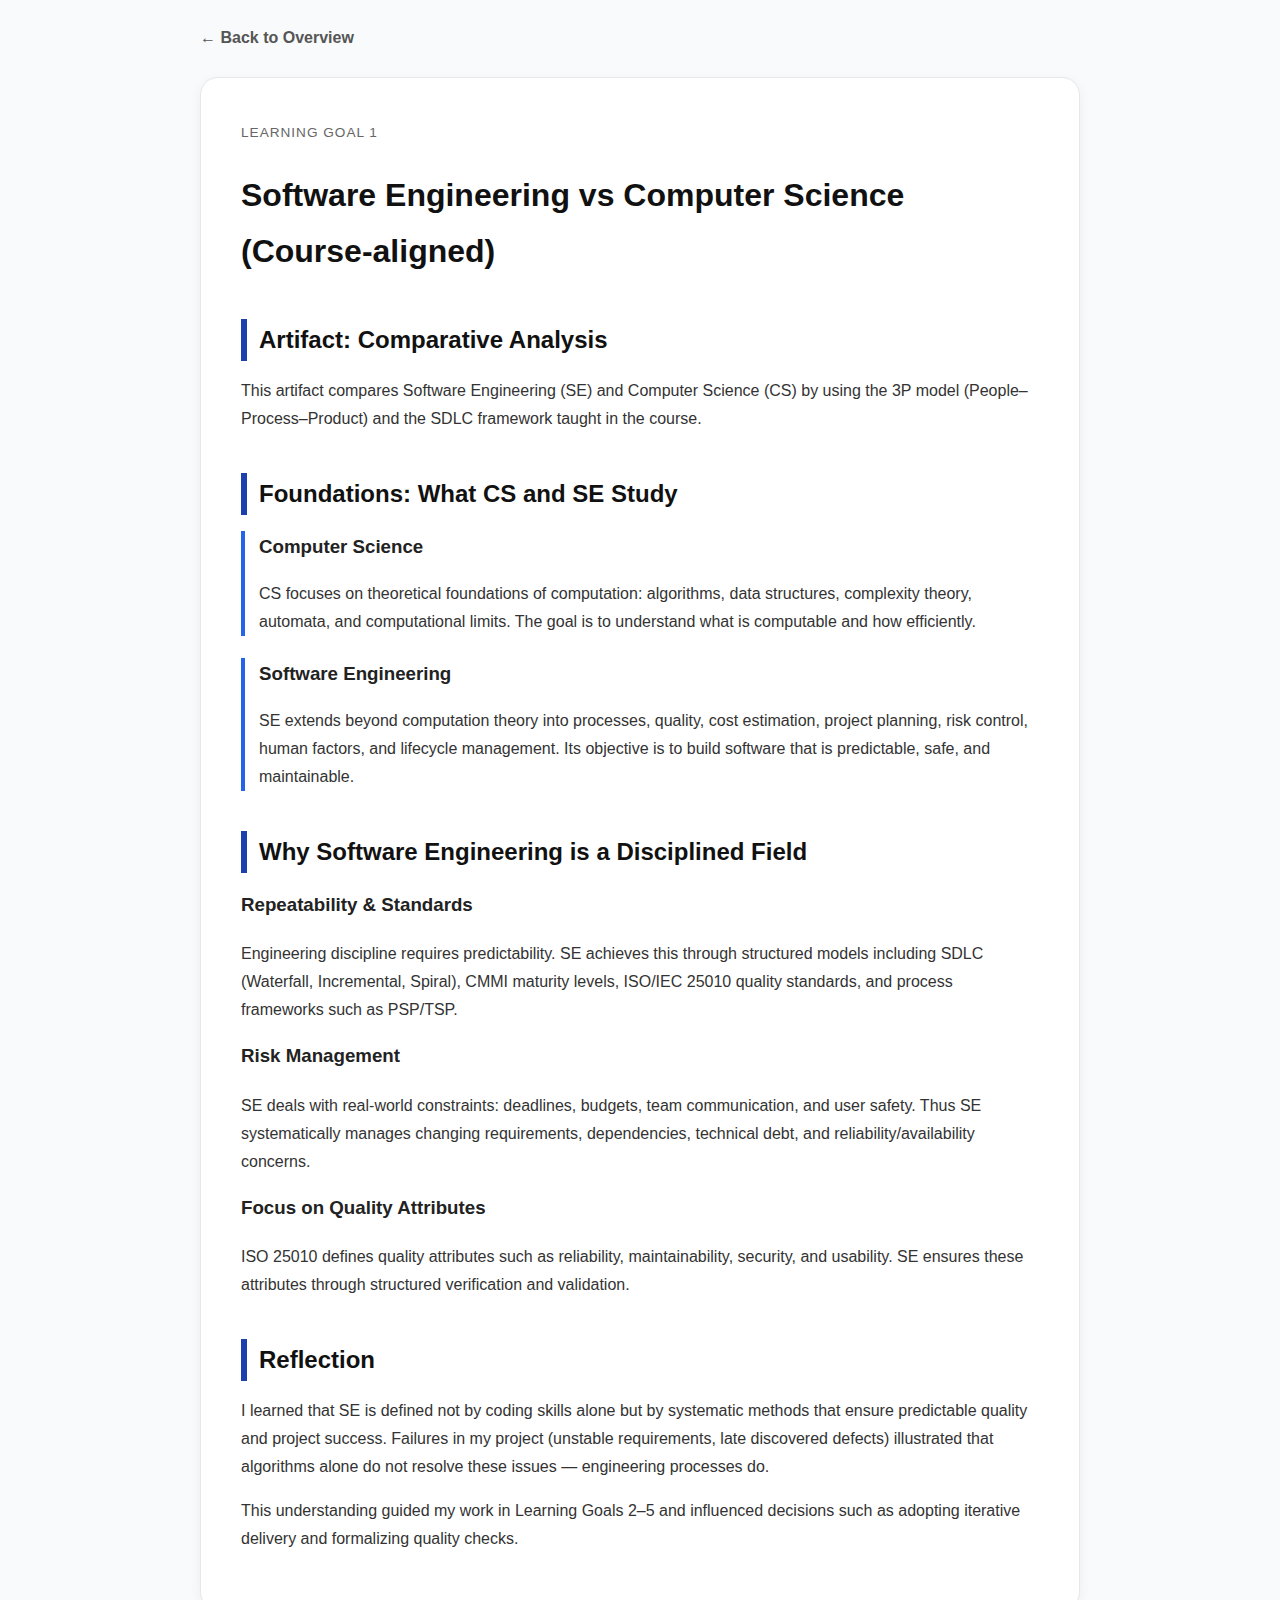
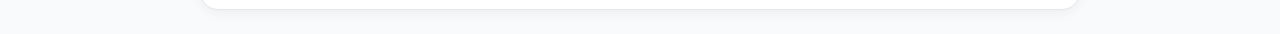
<file: goal1.html>
<!DOCTYPE html>
<html lang="en">
<head>
    <meta charset="utf-8" />
    <meta name="viewport" content="width=device-width,initial-scale=1" />
    <title>Goal 1: SE vs CS | Portfolio</title>
    <link rel="stylesheet" href="style.css">
</head>
<body>
    <div class="container">
        <nav class="breadcrumb">
            <a href="portfolio.html">&larr; Back to Overview</a>
        </nav>

        <article class="detail-content">
            <span class="goal-badge">Learning Goal 1</span>
            <h1>Software Engineering vs Computer Science (Course-aligned)</h1>

            <section>
                <h2>Artifact: Comparative Analysis</h2>
                <p>
                    This artifact compares Software Engineering (SE) and Computer Science (CS) by using the
                    3P model (People–Process–Product) and the SDLC framework taught in the course.
                </p>
            </section>

            <section>
                <h2>Foundations: What CS and SE Study</h2>

                <div class="phase-item">
                    <h3>Computer Science</h3>
                    <p>
                        CS focuses on theoretical foundations of computation: algorithms, data structures,
                        complexity theory, automata, and computational limits. The goal is to understand
                        what is computable and how efficiently.
                    </p>
                </div>

                <div class="phase-item">
                    <h3>Software Engineering</h3>
                    <p>
                        SE extends beyond computation theory into processes, quality, cost estimation,
                        project planning, risk control, human factors, and lifecycle management.
                        Its objective is to build software that is predictable, safe, and maintainable.
                    </p>
                </div>
            </section>

            <section>
                <h2>Why Software Engineering is a Disciplined Field</h2>

                <div class="challenge-section">
                    <h3>Repeatability & Standards</h3>
                    <p>
                        Engineering discipline requires predictability. SE achieves this through structured
                        models including SDLC (Waterfall, Incremental, Spiral), CMMI maturity levels,
                        ISO/IEC 25010 quality standards, and process frameworks such as PSP/TSP.
                    </p>
                </div>

                <div class="challenge-section">
                    <h3>Risk Management</h3>
                    <p>
                        SE deals with real-world constraints: deadlines, budgets, team communication, and user safety.
                        Thus SE systematically manages changing requirements, dependencies, technical debt,
                        and reliability/availability concerns.
                    </p>
                </div>

                <div class="challenge-section">
                    <h3>Focus on Quality Attributes</h3>
                    <p>
                        ISO 25010 defines quality attributes such as reliability, maintainability, security,
                        and usability. SE ensures these attributes through structured verification and validation.
                    </p>
                </div>
            </section>

            <section>
                <h2>Reflection</h2>
                <p>
                    I learned that SE is defined not by coding skills alone but by systematic methods that ensure
                    predictable quality and project success. Failures in my project (unstable requirements,
                    late discovered defects) illustrated that algorithms alone do not resolve these issues —
                    engineering processes do.
                </p>
                <p>
                    This understanding guided my work in Learning Goals 2–5 and influenced decisions such as
                    adopting iterative delivery and formalizing quality checks.
                </p>
            </section>

        </article>
    </div>
</body>
</html>
</file>
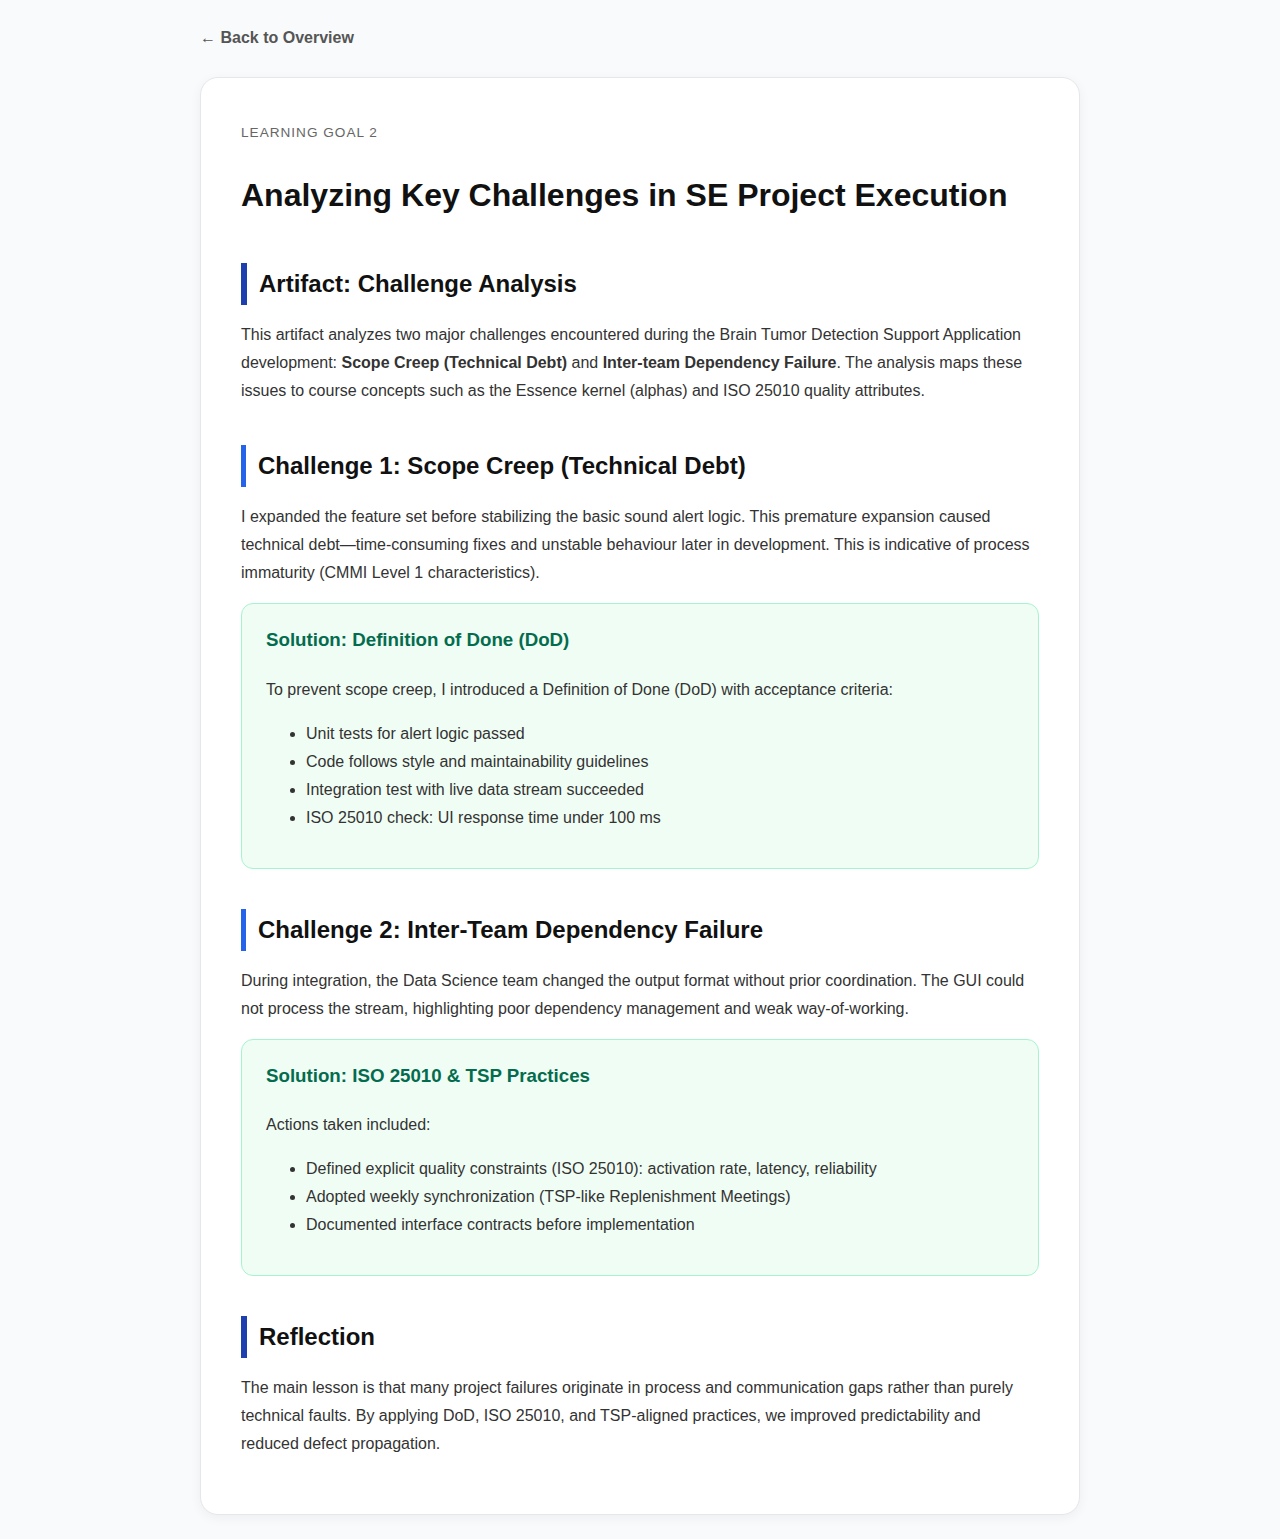
<file: goal2.html>
<!DOCTYPE html>
<html lang="en">
<head>
    <meta charset="utf-8" />
    <meta name="viewport" content="width=device-width,initial-scale=1" />
    <title>Goal 2: Challenges | Portfolio</title>
    <link rel="stylesheet" href="style.css">
</head>
<body>
    <div class="container">
        <nav class="breadcrumb">
            <a href="index.html">&larr; Back to Overview</a>
        </nav>

        <article class="detail-content">
            <span class="goal-badge">Learning Goal 2</span>
            <h1>Analyzing Key Challenges in SE Project Execution</h1>

            <section>
                <h2>Artifact: Challenge Analysis</h2>
                <p>
                    This artifact analyzes two major challenges encountered during the Brain Tumor Detection
                    Support Application development: <strong>Scope Creep (Technical Debt)</strong> and
                    <strong>Inter-team Dependency Failure</strong>. The analysis maps these issues to course concepts
                    such as the Essence kernel (alphas) and ISO 25010 quality attributes.
                </p>
            </section>

            <section class="challenge-section">
                <h2>Challenge 1: Scope Creep (Technical Debt)</h2>
                <p>
                    I expanded the feature set before stabilizing the basic sound alert logic. This premature expansion
                    caused technical debt—time-consuming fixes and unstable behaviour later in development. This is
                    indicative of process immaturity (CMMI Level 1 characteristics).
                </p>

                <div class="solution-box">
                    <h3>Solution: Definition of Done (DoD)</h3>
                    <p>
                        To prevent scope creep, I introduced a Definition of Done (DoD) with acceptance criteria:
                    </p>
                    <ul>
                        <li>Unit tests for alert logic passed</li>
                        <li>Code follows style and maintainability guidelines</li>
                        <li>Integration test with live data stream succeeded</li>
                        <li>ISO 25010 check: UI response time under 100 ms</li>
                    </ul>
                </div>
            </section>

            <section class="challenge-section">
                <h2>Challenge 2: Inter-Team Dependency Failure</h2>
                <p>
                    During integration, the Data Science team changed the output format without prior coordination.
                    The GUI could not process the stream, highlighting poor dependency management and weak way-of-working.
                </p>

                <div class="solution-box">
                    <h3>Solution: ISO 25010 & TSP Practices</h3>
                    <p>Actions taken included:</p>
                    <ul>
                        <li>Defined explicit quality constraints (ISO 25010): activation rate, latency, reliability</li>
                        <li>Adopted weekly synchronization (TSP-like Replenishment Meetings)</li>
                        <li>Documented interface contracts before implementation</li>
                    </ul>
                </div>
            </section>

            <section>
                <h2>Reflection</h2>
                <p>
                    The main lesson is that many project failures originate in process and communication gaps rather than purely technical faults.
                    By applying DoD, ISO 25010, and TSP-aligned practices, we improved predictability and reduced defect propagation.
                </p>
            </section>
        </article>
    </div>
</body>
</html>
</file>
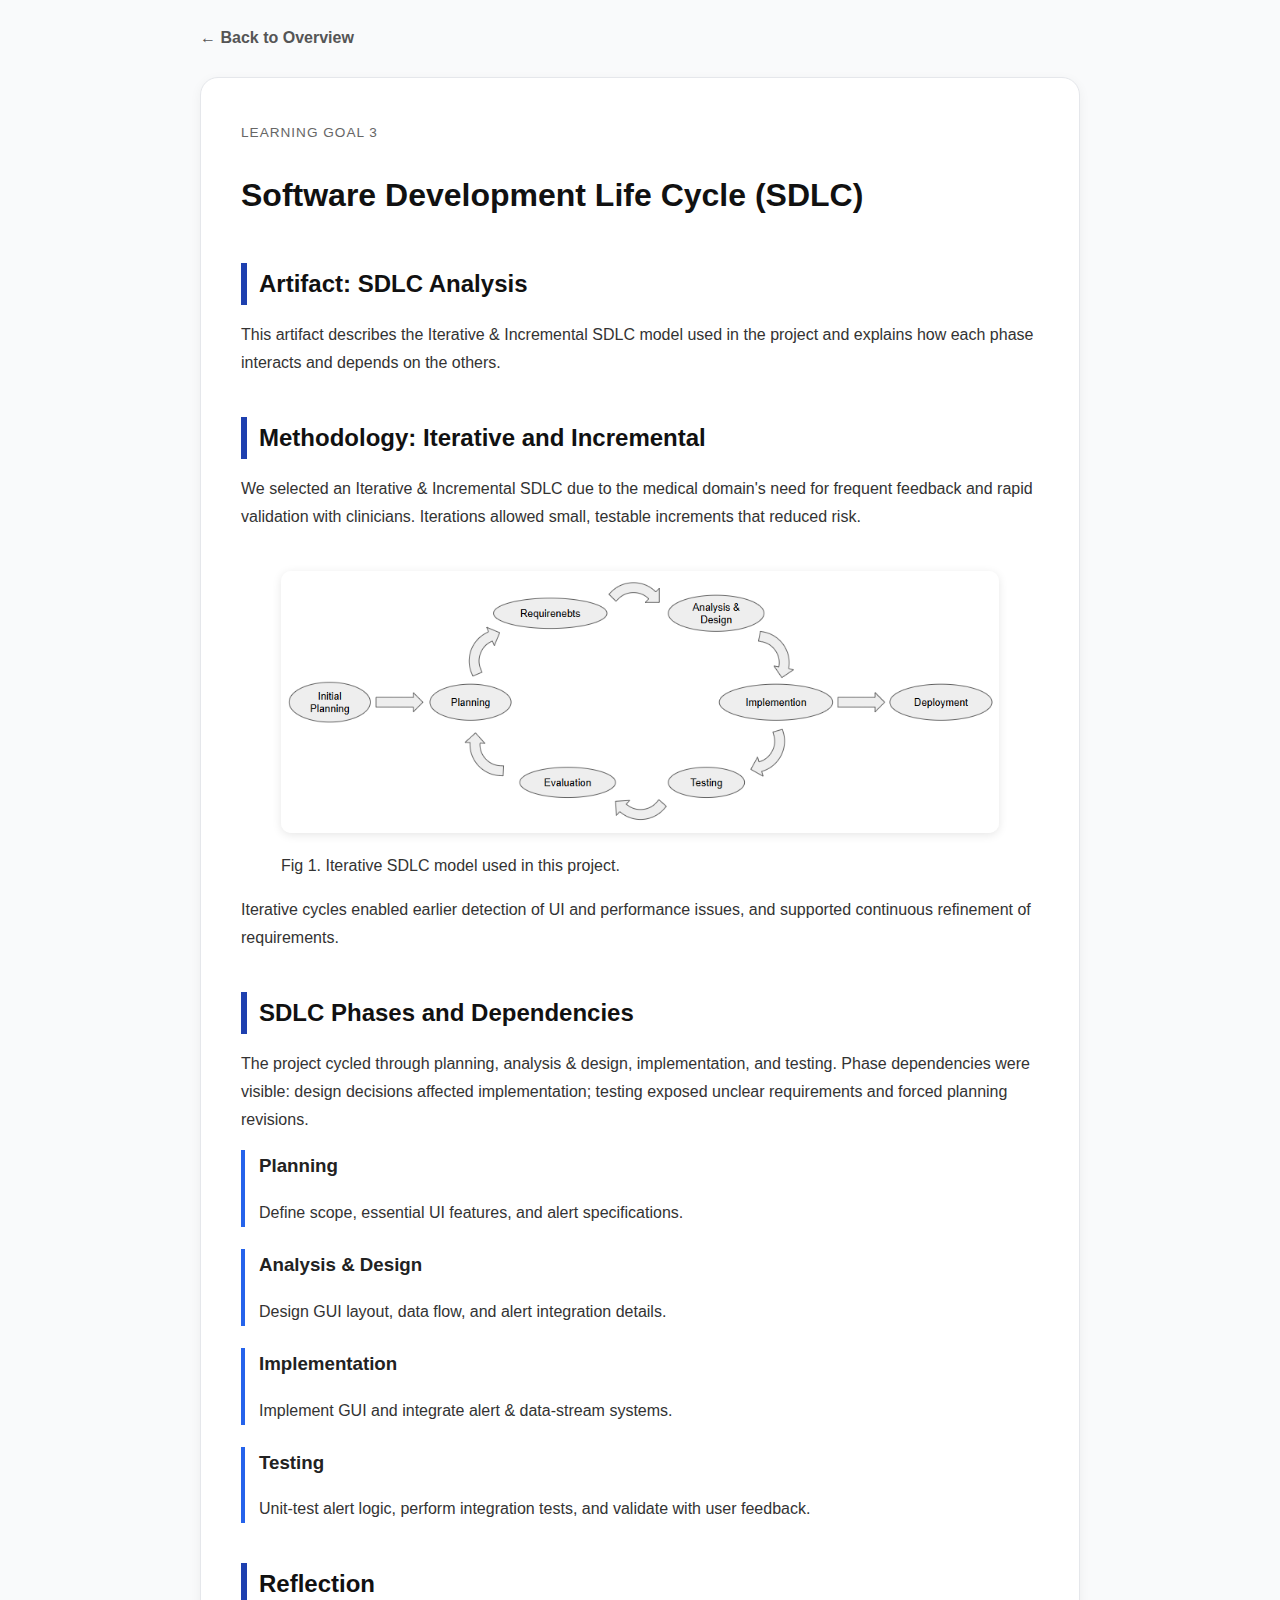
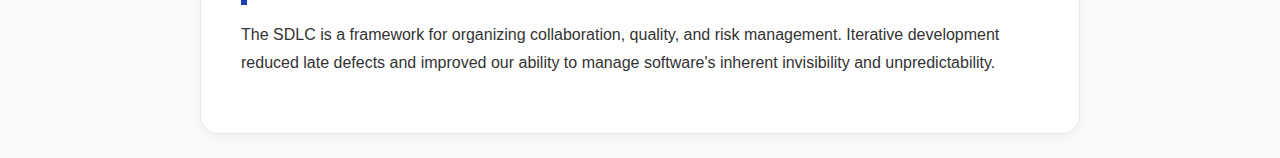
<file: goal3.html>
<!DOCTYPE html>
<html lang="en">
<head>
    <meta charset="utf-8" />
    <meta name="viewport" content="width=device-width, initial-scale=1"/>
    <title>Goal 3: SDLC | Portfolio</title>
    <link rel="stylesheet" href="style.css" />
</head>
<body>
    <div class="container">
        <nav class="breadcrumb">
            <a href="index.html">&larr; Back to Overview</a>
        </nav>

        <article class="detail-content">
            <span class="goal-badge">Learning Goal 3</span>
            <h1>Software Development Life Cycle (SDLC)</h1>

            <section>
                <h2>Artifact: SDLC Analysis</h2>
                <p>
                    This artifact describes the Iterative & Incremental SDLC model used in the project and explains how
                    each phase interacts and depends on the others.
                </p>
            </section>

            <section>
                <h2>Methodology: Iterative and Incremental</h2>
                <p>
                    We selected an Iterative & Incremental SDLC due to the medical domain's need for frequent feedback and
                    rapid validation with clinicians. Iterations allowed small, testable increments that reduced risk.
                </p>

                <figure>
                    <img src="sdlc-cycle.png" alt="Iterative SDLC Cycle Diagram" class="content-image" />
                    <figcaption>Fig 1. Iterative SDLC model used in this project.</figcaption>
                </figure>

                <p>
                    Iterative cycles enabled earlier detection of UI and performance issues, and supported continuous
                    refinement of requirements.
                </p>
            </section>

            <section>
                <h2>SDLC Phases and Dependencies</h2>
                <p>
                    The project cycled through planning, analysis & design, implementation, and testing.
                    Phase dependencies were visible: design decisions affected implementation; testing exposed
                    unclear requirements and forced planning revisions.
                </p>

                <div class="phase-list">
                    <div class="phase-item">
                        <h3>Planning</h3>
                        <p>Define scope, essential UI features, and alert specifications.</p>
                    </div>

                    <div class="phase-item">
                        <h3>Analysis & Design</h3>
                        <p>Design GUI layout, data flow, and alert integration details.</p>
                    </div>

                    <div class="phase-item">
                        <h3>Implementation</h3>
                        <p>Implement GUI and integrate alert & data-stream systems.</p>
                    </div>

                    <div class="phase-item">
                        <h3>Testing</h3>
                        <p>Unit-test alert logic, perform integration tests, and validate with user feedback.</p>
                    </div>
                </div>
            </section>

            <section>
                <h2>Reflection</h2>
                <p>
                    The SDLC is a framework for organizing collaboration, quality, and risk management. Iterative development
                    reduced late defects and improved our ability to manage software's inherent invisibility and unpredictability.
                </p>
            </section>

        </article>
    </div>
</body>
</html>
</file>
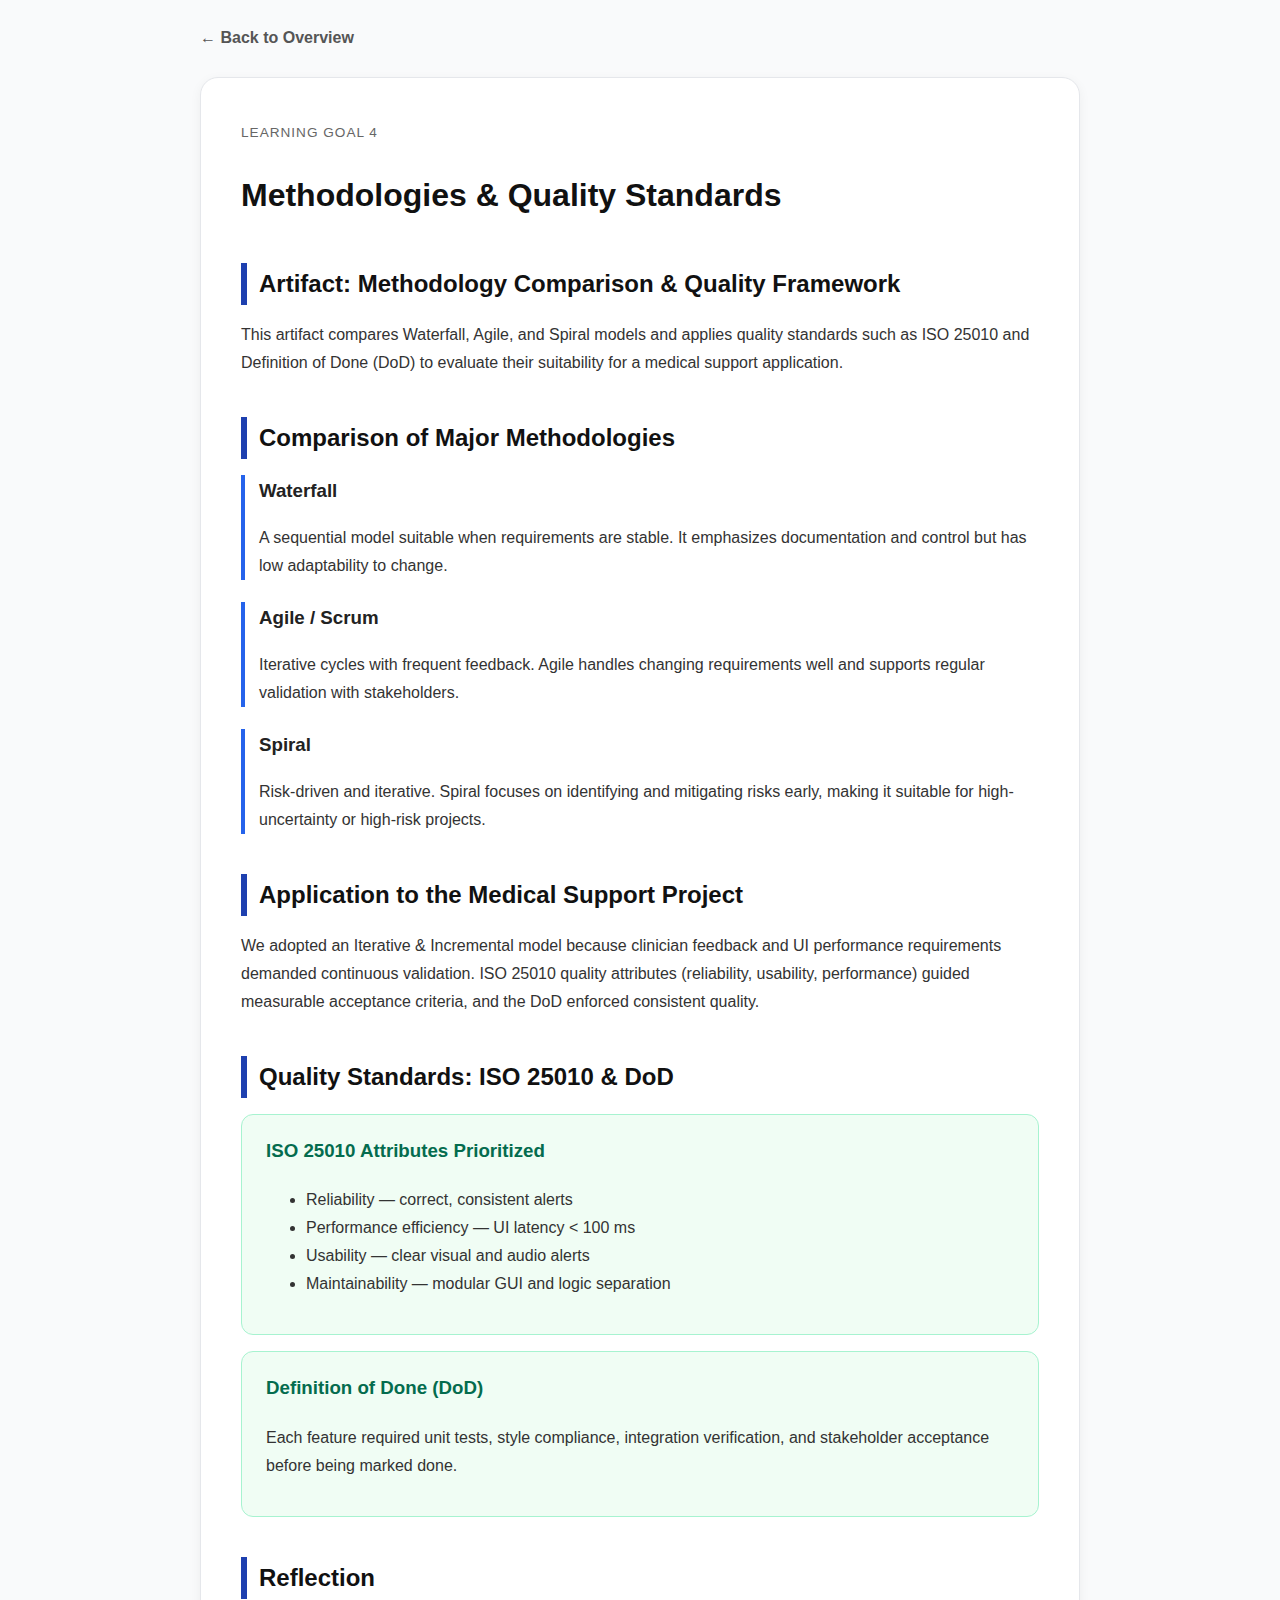
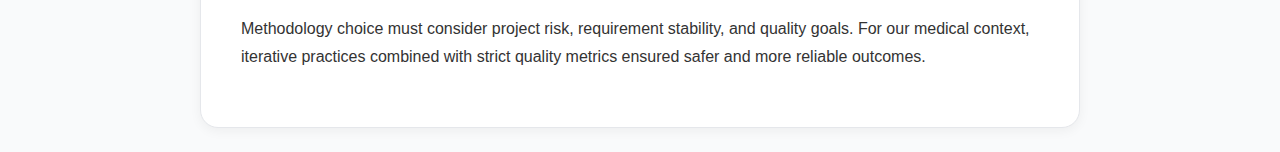
<file: goal4.html>
<!DOCTYPE html>
<html lang="en">
<head>
    <meta charset="utf-8" />
    <meta name="viewport" content="width=device-width, initial-scale=1"/>
    <title>Goal 4: Methodologies & Standards | Portfolio</title>
    <link rel="stylesheet" href="style.css" />
</head>
<body>
    <div class="container">
        <nav class="breadcrumb">
            <a href="portfolio.html">&larr; Back to Overview</a>
        </nav>

        <article class="detail-content">
            <span class="goal-badge">Learning Goal 4</span>
            <h1>Methodologies & Quality Standards</h1>

            <section>
                <h2>Artifact: Methodology Comparison & Quality Framework</h2>
                <p>
                    This artifact compares Waterfall, Agile, and Spiral models and applies quality standards such as
                    ISO 25010 and Definition of Done (DoD) to evaluate their suitability for a medical support application.
                </p>
            </section>

            <section>
                <h2>Comparison of Major Methodologies</h2>

                <div class="phase-item">
                    <h3>Waterfall</h3>
                    <p>
                        A sequential model suitable when requirements are stable. It emphasizes documentation and control
                        but has low adaptability to change.
                    </p>
                </div>

                <div class="phase-item">
                    <h3>Agile / Scrum</h3>
                    <p>
                        Iterative cycles with frequent feedback. Agile handles changing requirements well and supports
                        regular validation with stakeholders.
                    </p>
                </div>

                <div class="phase-item">
                    <h3>Spiral</h3>
                    <p>
                        Risk-driven and iterative. Spiral focuses on identifying and mitigating risks early, making it
                        suitable for high-uncertainty or high-risk projects.
                    </p>
                </div>
            </section>

            <section>
                <h2>Application to the Medical Support Project</h2>
                <p>
                    We adopted an Iterative & Incremental model because clinician feedback and UI performance requirements
                    demanded continuous validation. ISO 25010 quality attributes (reliability, usability, performance)
                    guided measurable acceptance criteria, and the DoD enforced consistent quality.
                </p>
            </section>

            <section>
                <h2>Quality Standards: ISO 25010 & DoD</h2>

                <div class="solution-box">
                    <h3>ISO 25010 Attributes Prioritized</h3>
                    <ul>
                        <li>Reliability — correct, consistent alerts</li>
                        <li>Performance efficiency — UI latency &lt; 100 ms</li>
                        <li>Usability — clear visual and audio alerts</li>
                        <li>Maintainability — modular GUI and logic separation</li>
                    </ul>
                </div>

                <div class="solution-box">
                    <h3>Definition of Done (DoD)</h3>
                    <p>
                        Each feature required unit tests, style compliance, integration verification, and stakeholder
                        acceptance before being marked done.
                    </p>
                </div>
            </section>

            <section>
                <h2>Reflection</h2>
                <p>
                    Methodology choice must consider project risk, requirement stability, and quality goals. For our
                    medical context, iterative practices combined with strict quality metrics ensured safer and more
                    reliable outcomes.
                </p>
            </section>
        </article>
    </div>
</body>
</html>
</file>
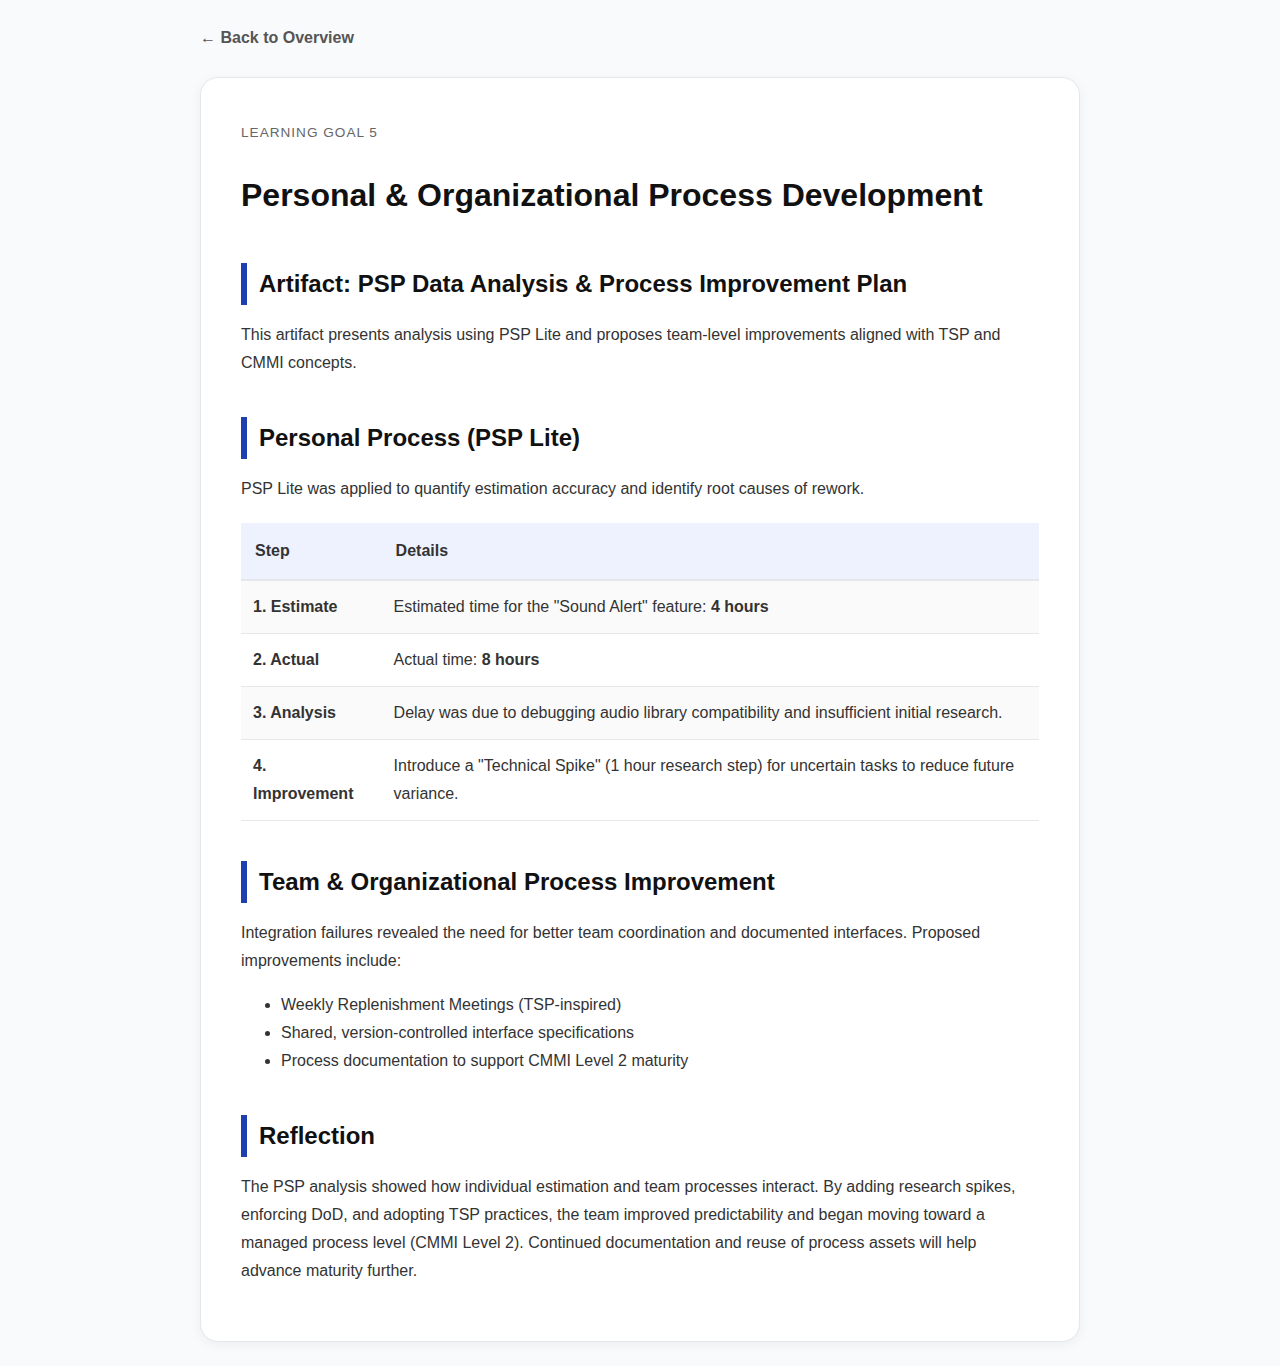
<file: goal5.html>
<!DOCTYPE html>
<html lang="en">
<head>
    <meta charset="utf-8" />
    <meta name="viewport" content="width=device-width, initial-scale=1"/>
    <title>Goal 5: Process | Portfolio</title>
    <link rel="stylesheet" href="style.css" />
</head>
<body>
    <div class="container">
        <nav class="breadcrumb">
            <a href="portfolio.html">&larr; Back to Overview</a>
        </nav>

        <article class="detail-content">
            <span class="goal-badge">Learning Goal 5</span>
            <h1>Personal & Organizational Process Development</h1>

            <section>
                <h2>Artifact: PSP Data Analysis & Process Improvement Plan</h2>
                <p>
                    This artifact presents analysis using PSP Lite and proposes team-level improvements aligned with TSP
                    and CMMI concepts.
                </p>
            </section>

            <section>
                <h2>Personal Process (PSP Lite)</h2>
                <p>
                    PSP Lite was applied to quantify estimation accuracy and identify root causes of rework.
                </p>

                <table class="data-table">
                    <tr><th>Step</th><th>Details</th></tr>
                    <tr>
                        <td><strong>1. Estimate</strong></td>
                        <td>Estimated time for the "Sound Alert" feature: <strong>4 hours</strong></td>
                    </tr>
                    <tr>
                        <td><strong>2. Actual</strong></td>
                        <td>Actual time: <strong>8 hours</strong></td>
                    </tr>
                    <tr>
                        <td><strong>3. Analysis</strong></td>
                        <td>Delay was due to debugging audio library compatibility and insufficient initial research.</td>
                    </tr>
                    <tr>
                        <td><strong>4. Improvement</strong></td>
                        <td>Introduce a "Technical Spike" (1 hour research step) for uncertain tasks to reduce future variance.</td>
                    </tr>
                </table>
            </section>

            <section>
                <h2>Team & Organizational Process Improvement</h2>
                <p>
                    Integration failures revealed the need for better team coordination and documented interfaces. Proposed
                    improvements include:
                </p>
                <ul>
                    <li>Weekly Replenishment Meetings (TSP-inspired)</li>
                    <li>Shared, version-controlled interface specifications</li>
                    <li>Process documentation to support CMMI Level 2 maturity</li>
                </ul>
            </section>

            <section>
                <h2>Reflection</h2>
                <p>
                    The PSP analysis showed how individual estimation and team processes interact. By adding research spikes,
                    enforcing DoD, and adopting TSP practices, the team improved predictability and began moving toward a
                    managed process level (CMMI Level 2). Continued documentation and reuse of process assets will help
                    advance maturity further.
                </p>
            </section>
        </article>
    </div>
</body>
</html>
</file>
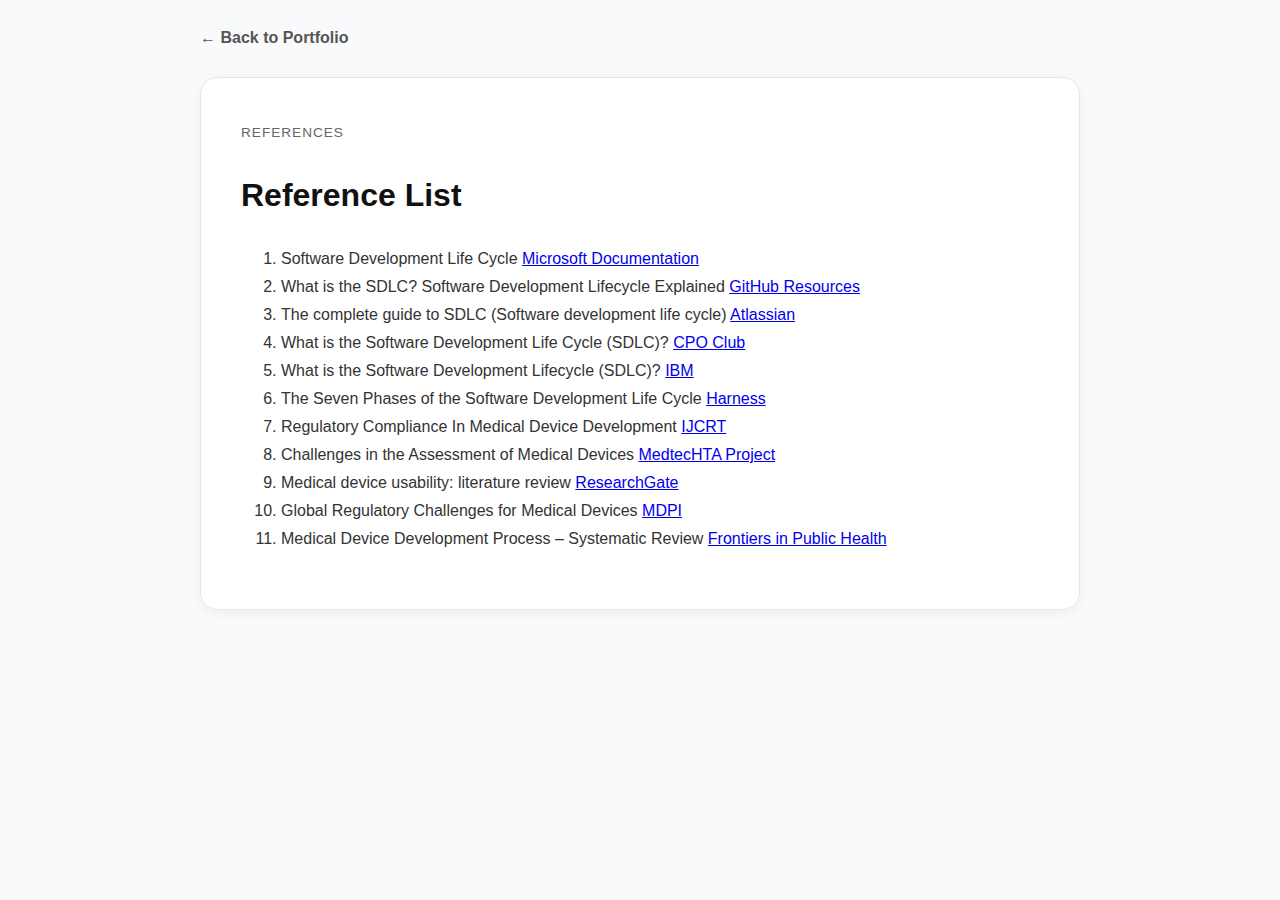
<file: references.html>
<!DOCTYPE html>
<html lang="en">
<head>
    <meta charset="utf-8" />
    <meta name="viewport" content="width=device-width,initial-scale=1" />
    <title>References | Portfolio</title>
    <link rel="stylesheet" href="style.css">
</head>
<body>
<div class="container">

    <nav class="breadcrumb">
        <a href="portfolio.html">&larr; Back to Portfolio</a>
    </nav>

    <article class="detail-content">
        <span class="goal-badge">References</span>
        <h1>Reference List</h1>

        <section>
            <ol class="reference-list">

                <li>
                    Software Development Life Cycle  
                    <a href="https://www.microsoft.com/en-us/power-platform/topics/phases-of-the-software-development-lifecycle" target="_blank">
                        Microsoft Documentation
                    </a>
                </li>

                <li>
                    What is the SDLC? Software Development Lifecycle Explained  
                    <a href="https://github.com/resources/articles/what-is-sdlc" target="_blank">
                        GitHub Resources
                    </a>
                </li>

                <li>
                    The complete guide to SDLC (Software development life cycle)  
                    <a href="https://www.atlassian.com/agile/software-development/sdlc" target="_blank">
                        Atlassian
                    </a>
                </li>

                <li>
                    What is the Software Development Life Cycle (SDLC)?  
                    <a href="https://cpoclub.com/product-development/software-development-life-cycle/" target="_blank">
                        CPO Club
                    </a>
                </li>

                <li>
                    What is the Software Development Lifecycle (SDLC)?  
                    <a href="https://www.ibm.com/think/topics/sdlc" target="_blank">
                        IBM
                    </a>
                </li>

                <li>
                    The Seven Phases of the Software Development Life Cycle  
                    <a href="https://www.harness.io/blog/software-development-life-cycle-phases" target="_blank">
                        Harness
                    </a>
                </li>

                <li>
                    Regulatory Compliance In Medical Device Development  
                    <a href="https://www.ijcrt.org/papers/IJCRT2502995.pdf" target="_blank">
                        IJCRT
                    </a>
                </li>

                <li>
                    Challenges in the Assessment of Medical Devices  
                    <a href="https://www.researchgate.net/publication/313228178_Challenges_in_the_Assessment_of_Medical_Devices_The_MedtecHTA_Project_Challenges_in_the_assessment_of_medical_devices" target="_blank">
                        MedtecHTA Project
                    </a>
                </li>

                <li>
                    Medical device usability: literature review  
                    <a href="https://www.researchgate.net/publication/339293735_Medical_device_usability_literature_review_current_status_and_challenges" target="_blank">
                        ResearchGate
                    </a>
                </li>

                <li>
                    Global Regulatory Challenges for Medical Devices  
                    <a href="https://www.mdpi.com/2076-3417/14/20/9304" target="_blank">
                        MDPI
                    </a>
                </li>

                <li>
                    Medical Device Development Process – Systematic Review  
                    <a href="https://www.frontiersin.org/journals/publichealth/articles/10.3389/fpubh.2020.00308/full" target="_blank">
                        Frontiers in Public Health
                    </a>
                </li>

            </ol>
        </section>
    </article>

</div>
</body>
</html>
</file>
<file: style.css>
/* ============================================================
   Academic Portfolio — Global Theme
   ============================================================ */

:root {
    --primary: #2563eb;
    --accent: #eef2ff;            /* 薄いブルー（学術向け） */
    --text: #333333;
    --bg: #f9fafb;
    --card-bg: #ffffff;
    --border: #e5e7eb;
    --heading-border: #1e40af;    /* 濃いブルー */
}

body {
    font-family: 'Roboto', 'Noto Sans JP', sans-serif;
    line-height: 1.75;
    color: var(--text);
    background: var(--bg);
    margin: 0;
}

/* ============================================================
   Container / Layout
   ============================================================ */

.container {
    max-width: 880px;
    margin: 0 auto;
    padding: 24px;
}

/* ============================================================
   Header (with background image if set)
   ============================================================ */

header {
    background: url("surgery.jpg") center/cover no-repeat;
    position: relative;
    text-align: center;
    padding: 70px 20px;
    margin-bottom: 40px;
    color: white;
}

/* Black overlay for readability */
header::before {
    content: "";
    position: absolute;
    inset: 0;
    background: rgba(0, 0, 0, 0.55);
}

header * {
    position: relative;
}

header h1 {
    margin: 0 0 10px 0;
    font-size: 2.3rem;
}

.role {
    color: #cfe0ff;
    font-weight: bold;
}

/* ============================================================
   Headings (Academic style)
   ============================================================ */

h1, h2, h3 {
    font-weight: 700;
    color: #111;
}

h2 {
    border-left: 6px solid var(--heading-border);
    padding-left: 12px;
    margin-top: 40px;
    margin-bottom: 16px;
    font-size: 1.5rem;
}

h3 {
    margin-top: 16px;
    color: #222;
}

/* ============================================================
   Navigation breadcrumb
   ============================================================ */

.breadcrumb {
    margin-bottom: 25px;
}

.breadcrumb a {
    text-decoration: none;
    color: #555;
    font-weight: 600;
}

.breadcrumb a:hover {
    color: var(--primary);
}

/* ============================================================
   Article content box
   ============================================================ */

.detail-content {
    background: var(--card-bg);
    padding: 40px;
    border-radius: 18px;
    border: 1px solid var(--border);
    box-shadow: 0 3px 12px rgba(0,0,0,0.05);
}

.goal-badge {
    font-size: 0.85rem;
    letter-spacing: 1px;
    text-transform: uppercase;
    color: #666;
}

/* ============================================================
   Paragraph spacing
   ============================================================ */

p {
    margin: 16px 0;
}

/* ============================================================
   Section divider for challenge sections
   ============================================================ */

.challenge-section h2 {
    border-left: 5px solid #2563eb; /* 明るい薄いブルー */
    padding-left: 12px;
    margin-left: 0;
}


/* ============================================================
   Solution / highlight box
   ============================================================ */

.solution-box {
    background: #f0fdf4;
    border: 1px solid #a7f3d0;
    margin-top: 16px;
    padding: 20px 24px;
    border-radius: 12px;
}

.solution-box h3 {
    margin-top: 0;
    color: #046c4e;
}

/* ============================================================
   Phase items (SDLC)
   ============================================================ */

.phase-item {
    border-left: 4px solid var(--primary);
    padding-left: 14px;
    margin-bottom: 22px;
}

.phase-item h3 {
    margin: 0 0 6px;
}

/* ============================================================
   Table — Academic Style
   ============================================================ */

.data-table {
    width: 100%;
    border-collapse: collapse;
    margin: 20px 0;
}

.data-table th {
    background: var(--accent);
    padding: 14px;
    border-bottom: 2px solid var(--border);
    text-align: left;
    font-weight: 700;
}

.data-table td {
    padding: 12px;
    border-bottom: 1px solid var(--border);
}

.data-table tr:nth-child(even) td {
    background: #fafafa;
}

/* ============================================================
   Figure / images
   ============================================================ */

.content-image {
    max-width: 100%;
    border-radius: 10px;
    margin: 24px 0 10px;
    box-shadow: 0 2px 10px rgba(0,0,0,0.1);
}

/* ============================================================
   Cards on index.html
   ============================================================ */

.card-grid {
    display: grid;
    grid-template-columns: repeat(auto-fit, minmax(260px, 1fr));
    gap: 22px;
    margin-top: 20px;
}

.nav-card {
    background: var(--card-bg);
    padding: 25px;
    border-radius: 14px;
    border: 1px solid var(--border);
    text-decoration: none;
    color: var(--text);
    transition: 0.2s;
}

.nav-card:hover {
    transform: translateY(-4px);
    box-shadow: 0 8px 18px rgba(0,0,0,0.06);
    border-color: var(--primary);
}

.nav-card .tag {
    background: var(--accent);
    color: var(--heading-border);
    padding: 4px 12px;
    border-radius: 20px;
    font-weight: bold;
    font-size: 0.8rem;
    margin-bottom: 10px;
    display: inline-block;
}

/* ============================================================
   Footer
   ============================================================ */

footer {
    text-align: center;
    padding: 40px;
    color: #777;
    margin-top: 50px;
}

/* ============================================================
   Video section (YouTube-style)
   ============================================================ */

.demo-section {
    max-width: 880px;
    margin: 40px auto 20px;
    padding: 30px;
    background: #fff;
    border: 1px solid var(--border);
    border-radius: 16px;
    box-shadow: 0 4px 10px rgba(0,0,0,0.05);
}

.video-wrapper {
    position: relative;
    width: 100%;
    aspect-ratio: 16/9;
    cursor: pointer;
    border-radius: 14px;
    overflow: hidden;
    box-shadow: 0 4px 12px rgba(0,0,0,0.1);
}

.video-thumbnail {
    width: 100%;
    height: 100%;
    object-fit: cover;
}

.play-button {
    position: absolute;
    top: 50%; left: 50%;
    transform: translate(-50%, -50%);
    width: 80px; height: 55px;
    background: rgba(0, 0, 0, 0.65);
    border-radius: 12px;
    display: flex;
    justify-content: center;
    align-items: center;
}

.play-button::before {
    content: "";
    margin-left: 6px;
    border-left: 22px solid white;
    border-top: 14px solid transparent;
    border-bottom: 14px solid transparent;
}

.demo-video-player {
    width: 100%;
    display: none;
    margin-top: 20px;
    border-radius: 14px;
    box-shadow: 0 4px 14px rgba(0,0,0,0.15);
}

/* ============================================================
   Mobile adjustments
   ============================================================ */

@media (max-width: 600px) {
    .detail-content {
        padding: 20px;
    }
    header {
        padding: 40px 15px;
    }
}

header,
header h1,
header p,
header .author-name,
header .role {
    color: white !important;
}
</file>
